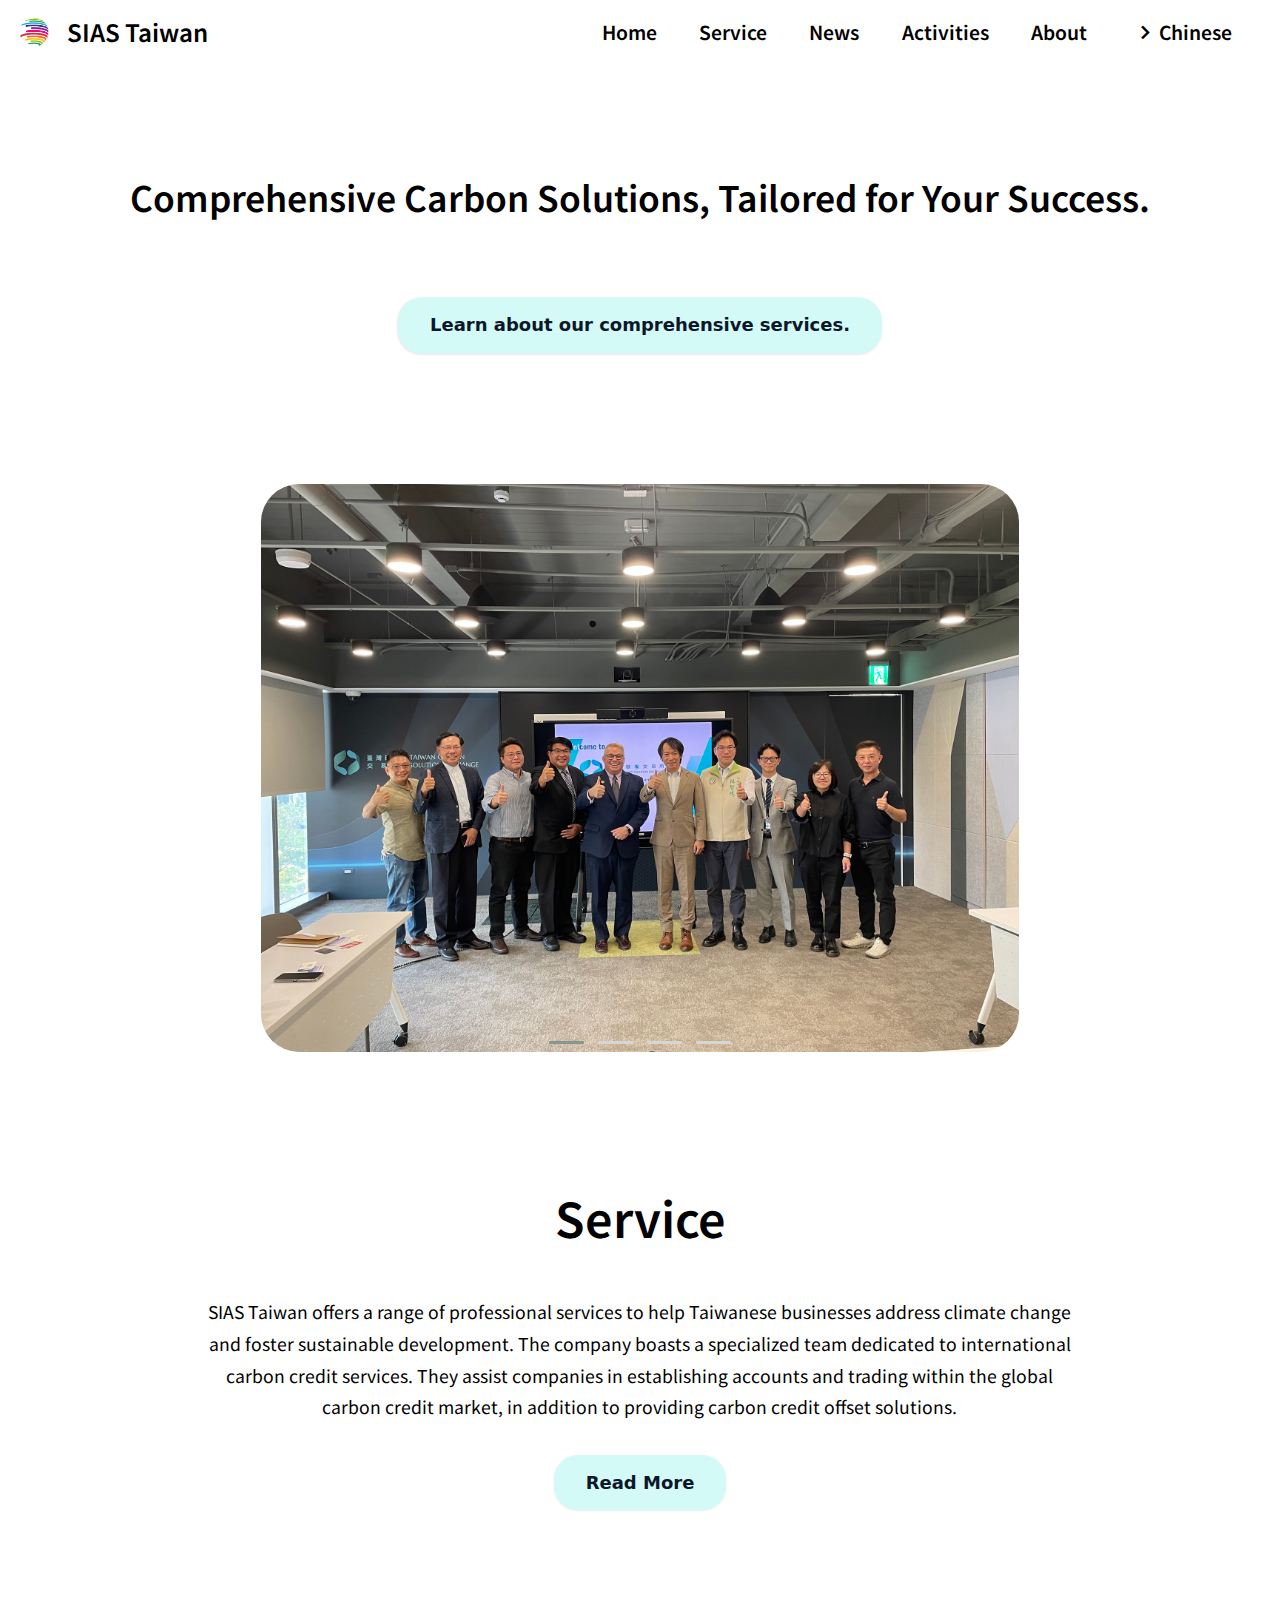
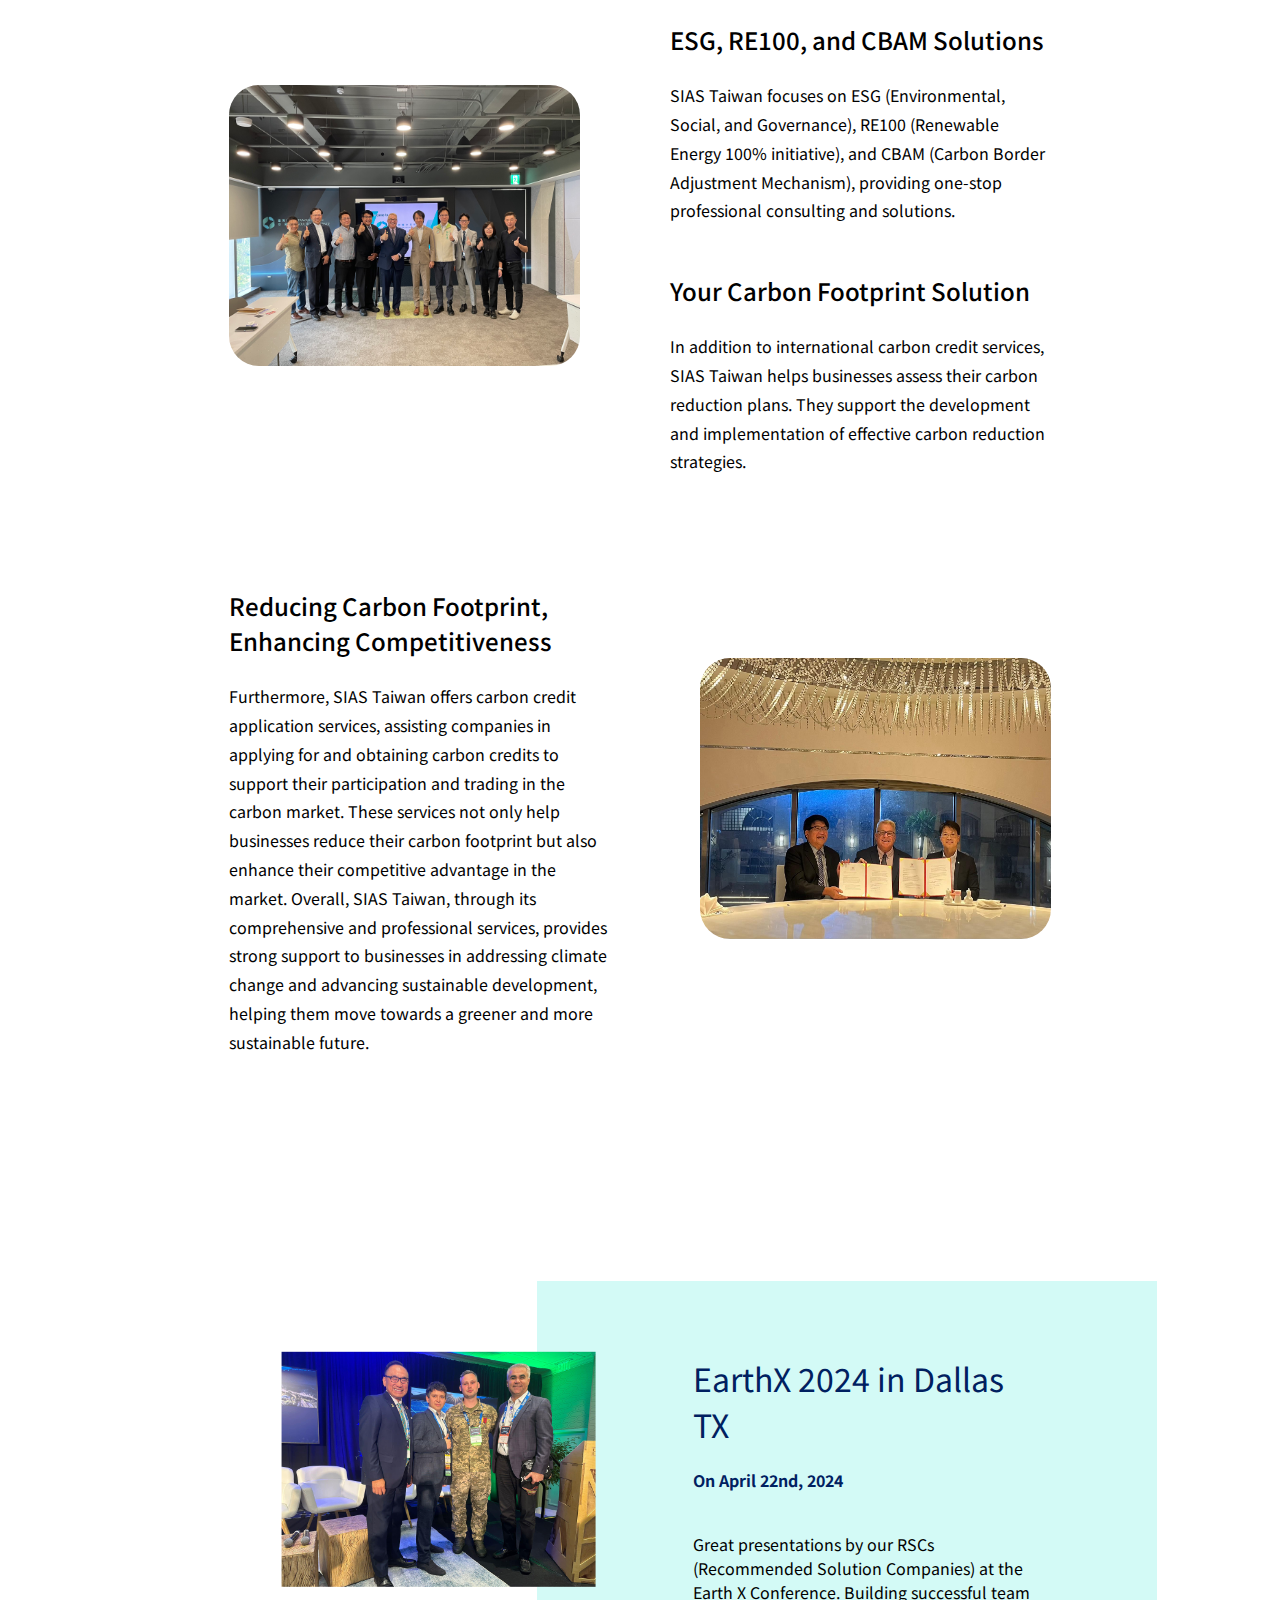
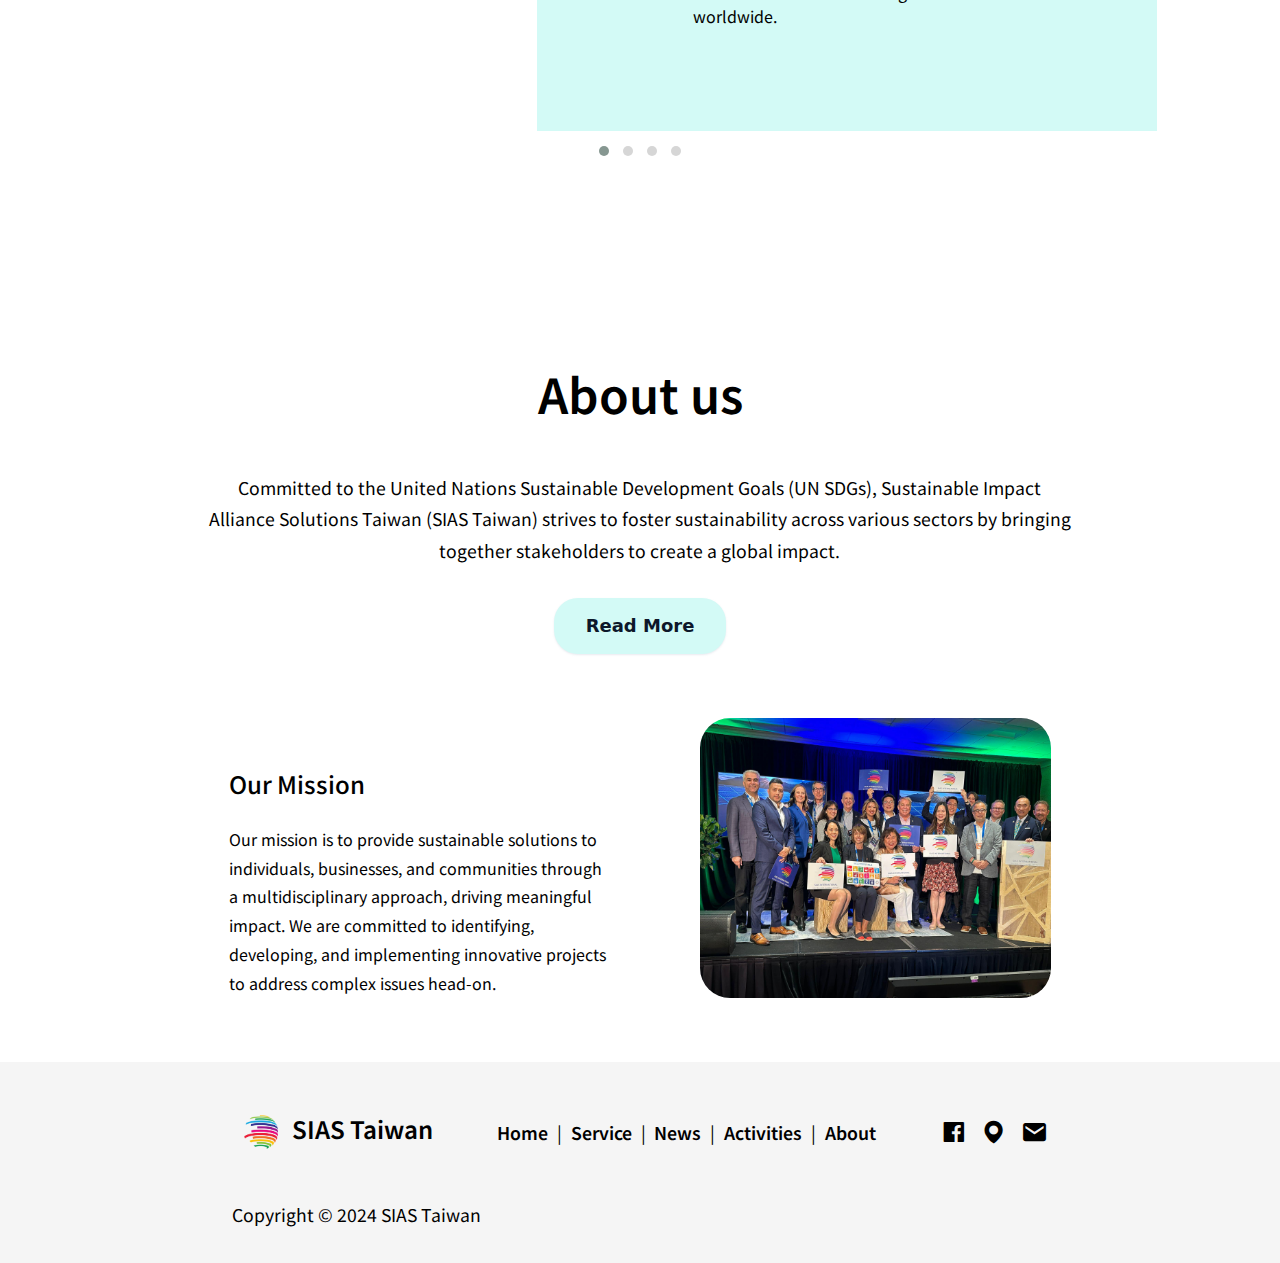
<file: index.html>
<!DOCTYPE html>
<html lang="en">

<head>
    <meta charset="UTF-8">
    <meta name="viewport" content="width=device-width, initial-scale=1.0">
    <title>SIAS Taiwan</title>
    <meta name="description" content="Committed to the United Nations Sustainable Development Goals (UN SDGs), Sustainable Impact Alliance Solutions Taiwan (SIAS Taiwan) strives to foster sustainability across various sectors by bringing together stakeholders to create a global impact.">
	<meta name="keywords" content="ESG,RE100,CBAM Solutions">
    <meta name="author" content="SIAS Taiwan">
    <meta property="og:title" content="SIAS Taiwan">
    <meta property="og:description" content="Committed to the United Nations Sustainable Development Goals (UN SDGs), Sustainable Impact Alliance Solutions Taiwan (SIAS Taiwan) strives to foster sustainability across various sectors by bringing together stakeholders to create a global impact.">
    <meta property="og:image" content="img/logo.svg">
    
    <link rel="shortcut icon" href="img/logo.svg" type="image/x-icon">
    <link rel="stylesheet" href="css/index.css">
    <link rel="stylesheet" href="css/slider-owl.css">
    <link rel="stylesheet" href="css/background.css">
    <!-- <link rel="stylesheet" href="css/scss/commons.css"> -->


    <link rel="stylesheet" href="dist/assets/owl.carousel.min.css">
    <link rel="stylesheet" href="dist/assets/owl.theme.default.min.css">

    <!-- animate.css -->
    <!-- <link rel="stylesheet" href="https://cdnjs.cloudflare.com/ajax/libs/animate.css/4.1.1/animate.min.css">-->

    <!-- box icon -->
    <link href='https://unpkg.com/boxicons@2.1.4/css/boxicons.min.css' rel='stylesheet'>



</head>

<body>

    <input type="checkbox" id="menu-switch">
    <header class="main-header">
        <div class="logo">
            <a href="index.html">
                <img src="img/logo.svg">
                <h1>SIAS Taiwan</h1>
            </a>
        </div>

        <label for="menu-switch" class="hb icon">
            <i class='bx bx-menu open'></i>
            <i class='bx bx-x close'></i>
        </label>

        <nav class="main-nav">
            <a class="click" href="index.html">Home</a>

            <a class="click" href="Service.html">Service</a>
            <a class="click" href="News.html">News</a>
            <a class="click" href="Activities.html">Activities</a>
            <a class="click" href="About.html">About</a>
            <a class="click" href="indexZh-tw.html"><i class='bx bx-chevron-right'></i>Chinese</a>
        </nav>
    </header>

    <div class="container">
        <div class="banner-txt">
            <div class="txt">
                <p>&emsp;</p>
                <h1 class="animate__animated animate__fadeIn  ">Comprehensive Carbon Solutions, Tailored for Your
                    Success.</h1>
                <p class="animate__animated animate__fadeIn  ">&emsp;</p>
                <a class="button-81" href="#news">Learn about our comprehensive services.</a>
                <p>&emsp;</p>
            </div>
        </div>
        <div class="banner animate__animated animate__fadeIn animate__delay-2s">

            <div class="pic">
                <div class="owl-carousel owl-theme banner-carousel">
                    <div class="slider-pic">
                        <picture>
                            <img src="img/1.jpg">
                        </picture>
                        <p></p>
                    </div>
                    <div class="slider-pic">
                        <picture>
                            <img src="img/4.jpg">
                        </picture>
                        <p></p>
                    </div>
                    <div class="slider-pic">
                        <picture>
                            <img src="img/6.jpg">
                        </picture>
                        <p></p>
                    </div>
                    <div class="slider-pic">
                        <picture>
                            <img src="img/7.jpg">
                        </picture>
                        <p></p>
                    </div>

                </div>

            </div>
        </div>
        <!-- animate__animated animate__fadeIn animate__delay-5s -->
        <section id="news" class="news-card ">
            <div class="title">
                <h1></h1>
                <p> </p>
            </div>

        </section>



        <section>
            <div class="layout1">
                <div class="title">
                    <h1>Service</h1>
                </div>
                <div class="txt">
                    <p>
                        SIAS Taiwan offers a range of professional services to help Taiwanese businesses address climate
                        change and foster sustainable development. The company boasts a specialized team dedicated to
                        international carbon credit services. They assist companies in establishing accounts and trading
                        within the global carbon credit market, in addition to providing carbon credit offset solutions.
                    </p></br>
                    <a class="button-81" href="Service.html">Read More</a>

                </div>
                <div class="two-col first">
                    <div class="grow"></div>
                    <div class="item">
                        <div class="grow"></div>
                        <div class="item-pic">
                            <img src="img/1.jpg">
                        </div>
                        <div class="grow"></div>
                        <div class="item-txt">
                            <div>
                                <h2>ESG, RE100, and CBAM Solutions</h2>
                                <p>SIAS Taiwan focuses on ESG (Environmental, Social, and Governance), RE100 (Renewable
                                    Energy 100% initiative), and CBAM (Carbon Border Adjustment Mechanism), providing
                                    one-stop professional consulting and solutions.
                                </p>
                            </div>
                            <div>
                                <h2>Your Carbon Footprint Solution</h2>
                                <p>In addition to international carbon credit services, SIAS Taiwan helps businesses
                                    assess their carbon reduction plans. They support the development and implementation
                                    of effective carbon reduction strategies.
                                </p>
                            </div>
                            <div class="grow"></div>
                        </div>
                        <div class="grow"></div>
                    </div>

                    <div class="item " id="row-reverse">
                        <div class="grow"></div>
                        <div class="item-pic">
                            <img src="img/2.jpg">
                        </div>
                        <div class="grow"></div>
                        <div class="item-txt">
                            <div>
                                <h2>Reducing Carbon Footprint, Enhancing Competitiveness</h2>
                                <p>Furthermore, SIAS Taiwan offers carbon credit application services, assisting
                                    companies in applying for and obtaining carbon credits to support their
                                    participation and trading in the carbon market. These services not only help
                                    businesses reduce their carbon footprint but also enhance their competitive
                                    advantage in the market. Overall, SIAS Taiwan, through its comprehensive and
                                    professional services, provides strong support to businesses in addressing climate
                                    change and advancing sustainable development, helping them move towards a greener
                                    and more sustainable future.
                                </p>
                            </div>

                            <div class="grow"></div>
                        </div>
                        <div class="grow"></div>
                    </div>


                </div>
            </div>
        </section>


        <section class="Activities">
            <div class="layout1">
                <div class="owl-carousel owl-theme Activities-carousel ">
                    <div class="slider-pic">
                        <div class="xiang-container">
                            <div class="xiang-item"></div>
                            <div class="xiang-item"></div>
                            <div class="xiang-content">
                                <div class="xiang-mv">
                                    <img src="img/Activities/EarthX/438789604_122114241962272255_8063722202224568139_n.jpg" alt="">
                                </div>
                                <div class="xiang-txt">
                                    <h3>EarthX 2024 in Dallas TX</h3>
                                    <h4> On April 22nd, 2024</h4>
                                    <p>Great presentations by our RSCs (Recommended Solution Companies) at the Earth X Conference. Building successful team worldwide.
                                    </p>
                
                                </div>
                            </div>
                        </div>
                    </div>
                    <div class="slider-pic">
                        <div class="xiang-container">
                            <div class="xiang-item"></div>
                            <div class="xiang-item"></div>
                            <div class="xiang-content">
                                <div class="xiang-mv">
                                    <img src="img/Activities/United Nations ECOSCO Summit/434366977_122093802308272255_4038082199834408810_n.jpg" alt="">
                                </div>
                                <div class="xiang-txt">
                                    <h3>United Nations ECOSCO Summit 2024</h3>
                                    <h4>On January 30th,2024</h4>
                                    <p>Having a great week in New York at the United Nations summit and meeting with Strategic Partners. #17 Partnerships For The Goals"!
                                    </p>
                                </div>
                            </div>
                        </div>
                    </div>
                    <div class="slider-pic">
                        <div class="xiang-container">
                            <div class="xiang-item"></div>
                            <div class="xiang-item"></div>
                            <div class="xiang-content">
                                <div class="xiang-mv">
                                    <img src="img/Activities/TCX in Kaohsiung/434321947_122093798132272255_6152016520967016071_n.jpg" alt="">
                                </div>
                                <div class="xiang-txt">
                                    <h3>TCX in Kaohsiung, Taiwan</h3>
                                    <h4>on December 12th 2023</h4>
                                    <p>Visit Taiwan TCX, share the latest SDGs information and topics, and provide advice and guidance.
                                    </p>
                                </div>
                            </div>
                        </div>
                    </div>
                    <div class="slider-pic">
                        <div class="xiang-container">
                            <div class="xiang-item"></div>
                            <div class="xiang-item"></div>
                            <div class="xiang-content">
                                <div class="xiang-mv">
                                    <img src="img/2.jpg" alt="">
                                </div>
                                <div class="xiang-txt">
                                    <h3>Signing Ceremony</h3>
                                    <h4>on December 11th, 2023</h4>
                                    <p>Humbled that Co-Founder Steve Bender was guest of honor at a State Dinner. Attending the signing ceremony he met with local municipalities and partners collaborating on Sustainability and the SDGs.
                                    </p>
                                </div>
                            </div>
                        </div>
                    </div>
                </div>
            </div>
        </section>

        <section>
            <div class="layout1">
                <div class="title">
                    <h1>About us</h1>
                </div>
                <div class="txt">
                    <p>
                        Committed to the United Nations Sustainable Development Goals (UN SDGs), Sustainable Impact
                        Alliance Solutions Taiwan (SIAS Taiwan) strives to foster sustainability across various sectors
                        by bringing together stakeholders to create a global impact.
                    </p></br>
                    <a class="button-81" href="About.html">Read More</a>
                </div>
                <div class="two-col">
                    <div class="grow"></div>
                    <div class="item">
                        <div class="grow"></div>
                        <div class="item-pic">
                            <img src="img/4.jpg">
                        </div>
                        <div class="grow"></div>
                        <div class="item-txt">
                            <div>
                                <h2>Our Mission</h2>
                                <p>
                                    Our mission is to provide sustainable solutions to individuals, businesses, and
                                    communities through a multidisciplinary approach, driving meaningful impact. We are
                                    committed to identifying, developing, and implementing innovative projects to
                                    address complex issues head-on.</p>
                            </div>
                            <div class="grow"></div>
                        </div>
                        <div class="grow"></div>
                    </div>

                </div>
            </div>
        </section>


    </div>


    <footer>
        <div>
            <div class="footer-item">
                <div class="item"><img src="img/logo.svg" style="width: 60px;height: 60px; vertical-align: middle;"><a href="index.html">SIAS Taiwan</a></div>
                <div class="footers">
                    <div class="item"><a href="index.html">Home</a></div>
                    <div class="item"><a href="Service.html">Service</a></div>
                    <div class="item"><a href="News.html">News</a></div>
                    <div class="item"><a href="Activities.html">Activities</a></div>
                    <div class="item"><a href="About.html">About</a></div>
                </div>
                <div class="footer-icon">
                    <div class="item"><a target="_blank" href="https://www.facebook.com/profile.php?id=61558167651715">
                            <i class='bx bxl-facebook-square'></i>
                        </a></div>
                    <div class="item">
                        <a target="_blank"
                            href="https://www.google.com.tw/maps/place/801%E9%AB%98%E9%9B%84%E5%B8%82%E5%89%8D%E9%87%91%E5%8D%80%E4%B8%AD%E6%AD%A3%E5%9B%9B%E8%B7%AF211%E8%99%9F13+%E4%B9%8B+4/@22.6283955,120.290673,17z/data=!3m1!4b1!4m5!3m4!1s0x346e052f36cc5169:0xf6e8e1864b2eaa1f!8m2!3d22.6283906!4d120.2932479?hl=zh-TW&entry=ttu">
                            <i class='bx bxs-map'></i>
                        </a>
                    </div>
                    <div class="item">
                        <address>
                            <a href="mailto:starasia@skyvillagecoffee.com">
                                <i class='bx bxs-envelope'></i>
                            </a>
                        </address>

                    </div>
                </div>
            </div>

            <div class="footers">
                <div class="item"><a href="index.html">Home</a></div>
                <div class="item"><a href="Service.html">Service</a></div>
                <div class="item"><a href="News.html">News</a></div>
                <div class="item"><a href="Activities.html">Activities</a></div>

                <div class="item"><a href="About.html">About</a></div>

            </div>
            <div class="copyright">Copyright © 2024 SIAS Taiwan</div>


        </div>
    </footer>


    <div class="area">
        <ul class="circles">
            <li></li>
            <li></li>
            <li></li>
            <li></li>
            <li></li>
            <li></li>
            <li></li>
            <li></li>
            <li></li>
            <li></li>
            <li></li>
        </ul>
    </div>












    <script src="jquery_3.7.1_jquery.min.js" crossorigin="anonymous" referrerpolicy="no-referrer"></script>
    <script src="dist/owl.carousel.min.js"></script>
    <script>$(document).ready(function () {
            $(".banner-carousel").owlCarousel({
                loop: true,
                margin: 10,
                responsiveClass: true,
                center: true, // 欄位需偶數
                startPosition: 'URLHash',
                nav: true,
                autoplay: true,
                autoplayTimeout: 7000,
                autoHeight: true,
                animateOut: 'fadeOut',

                responsive: {
                    0: {
                        items: 1,
                        // nav:true //左右箭頭
                    }

                }
            });
        });</script>
    <script>$(document).ready(function () {
            $(".Activities-carousel").owlCarousel({
                loop: true,
                margin: 10,
                responsiveClass: true,
                center: true, // 欄位需偶數
                startPosition: 'URLHash',
                nav: true,
                autoplay: false,
                autoHeight: true,
                animateOut: 'fadeOut',

                responsive: {
                    0: {
                        items: 1,
                        // nav:true //左右箭頭
                    }
                }
            });
        });</script>
    <script src="js/main.js"></script>
</body>

</html>
</file>
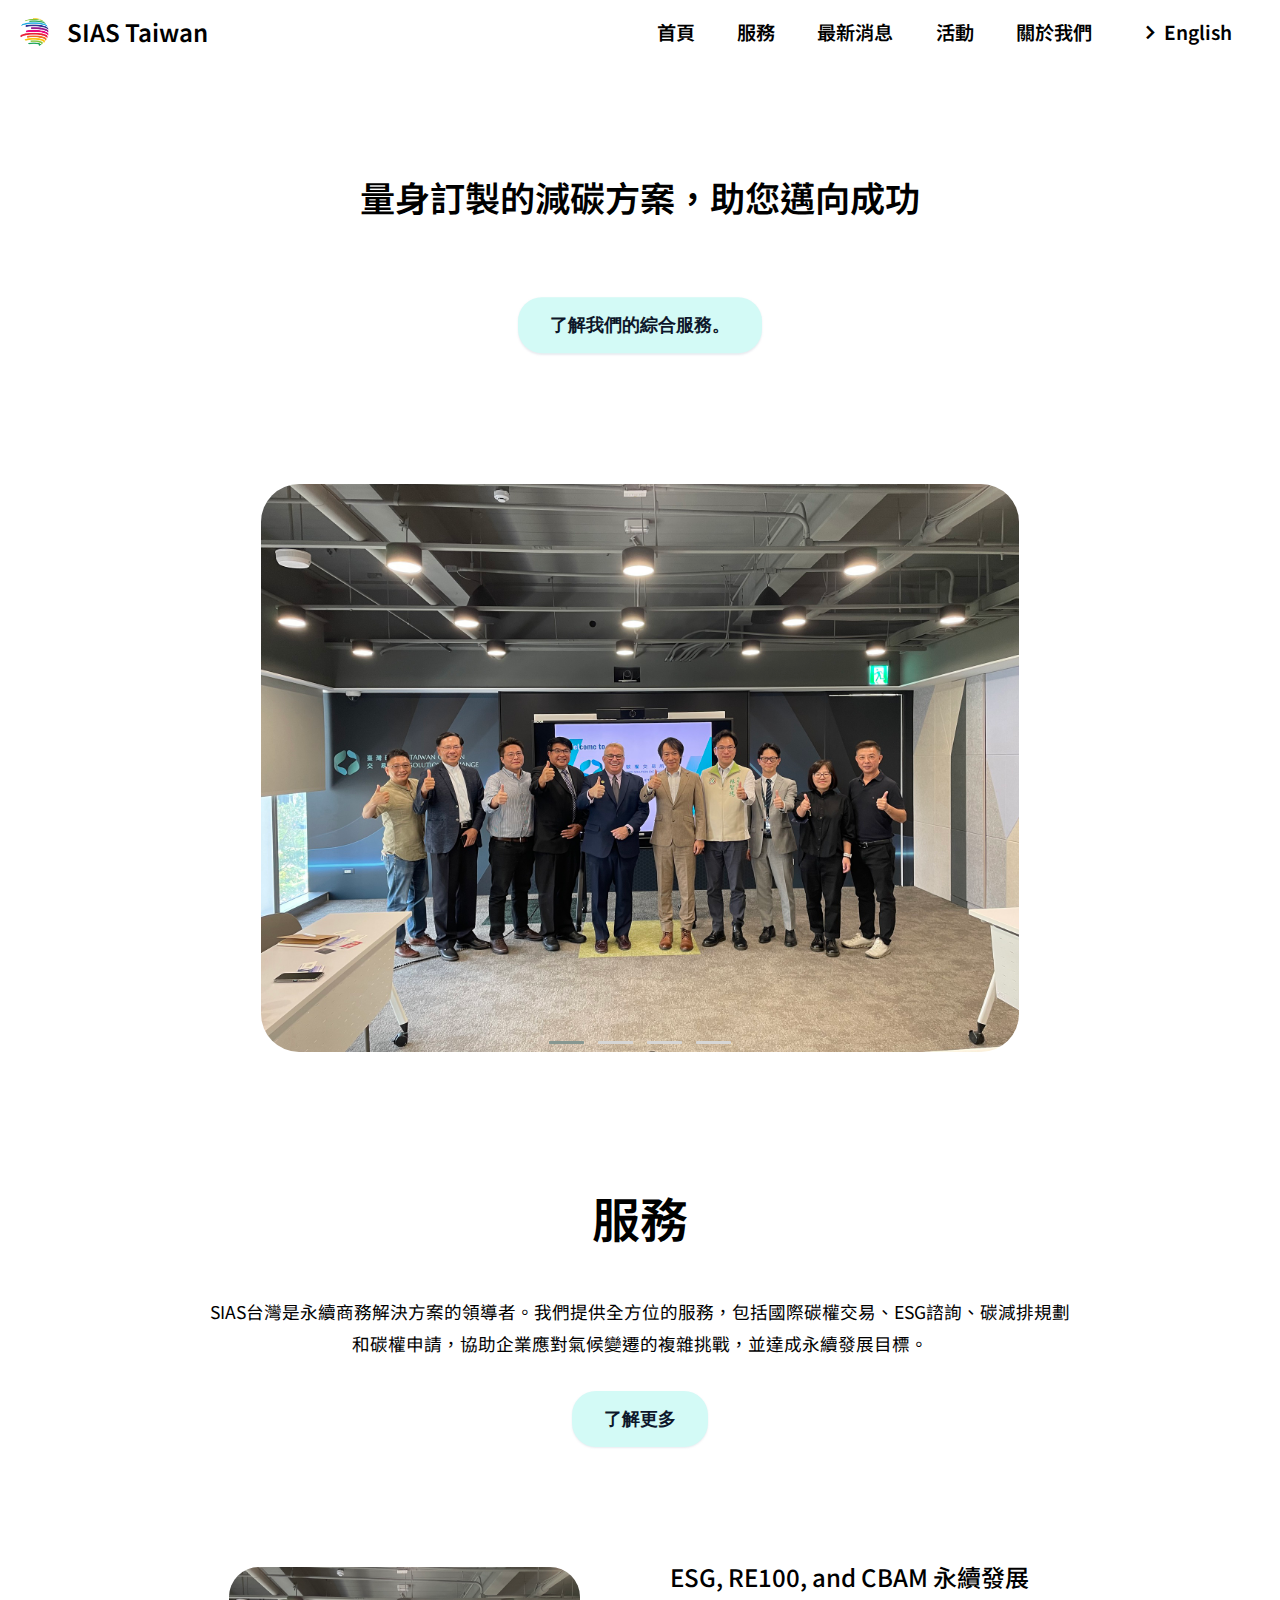
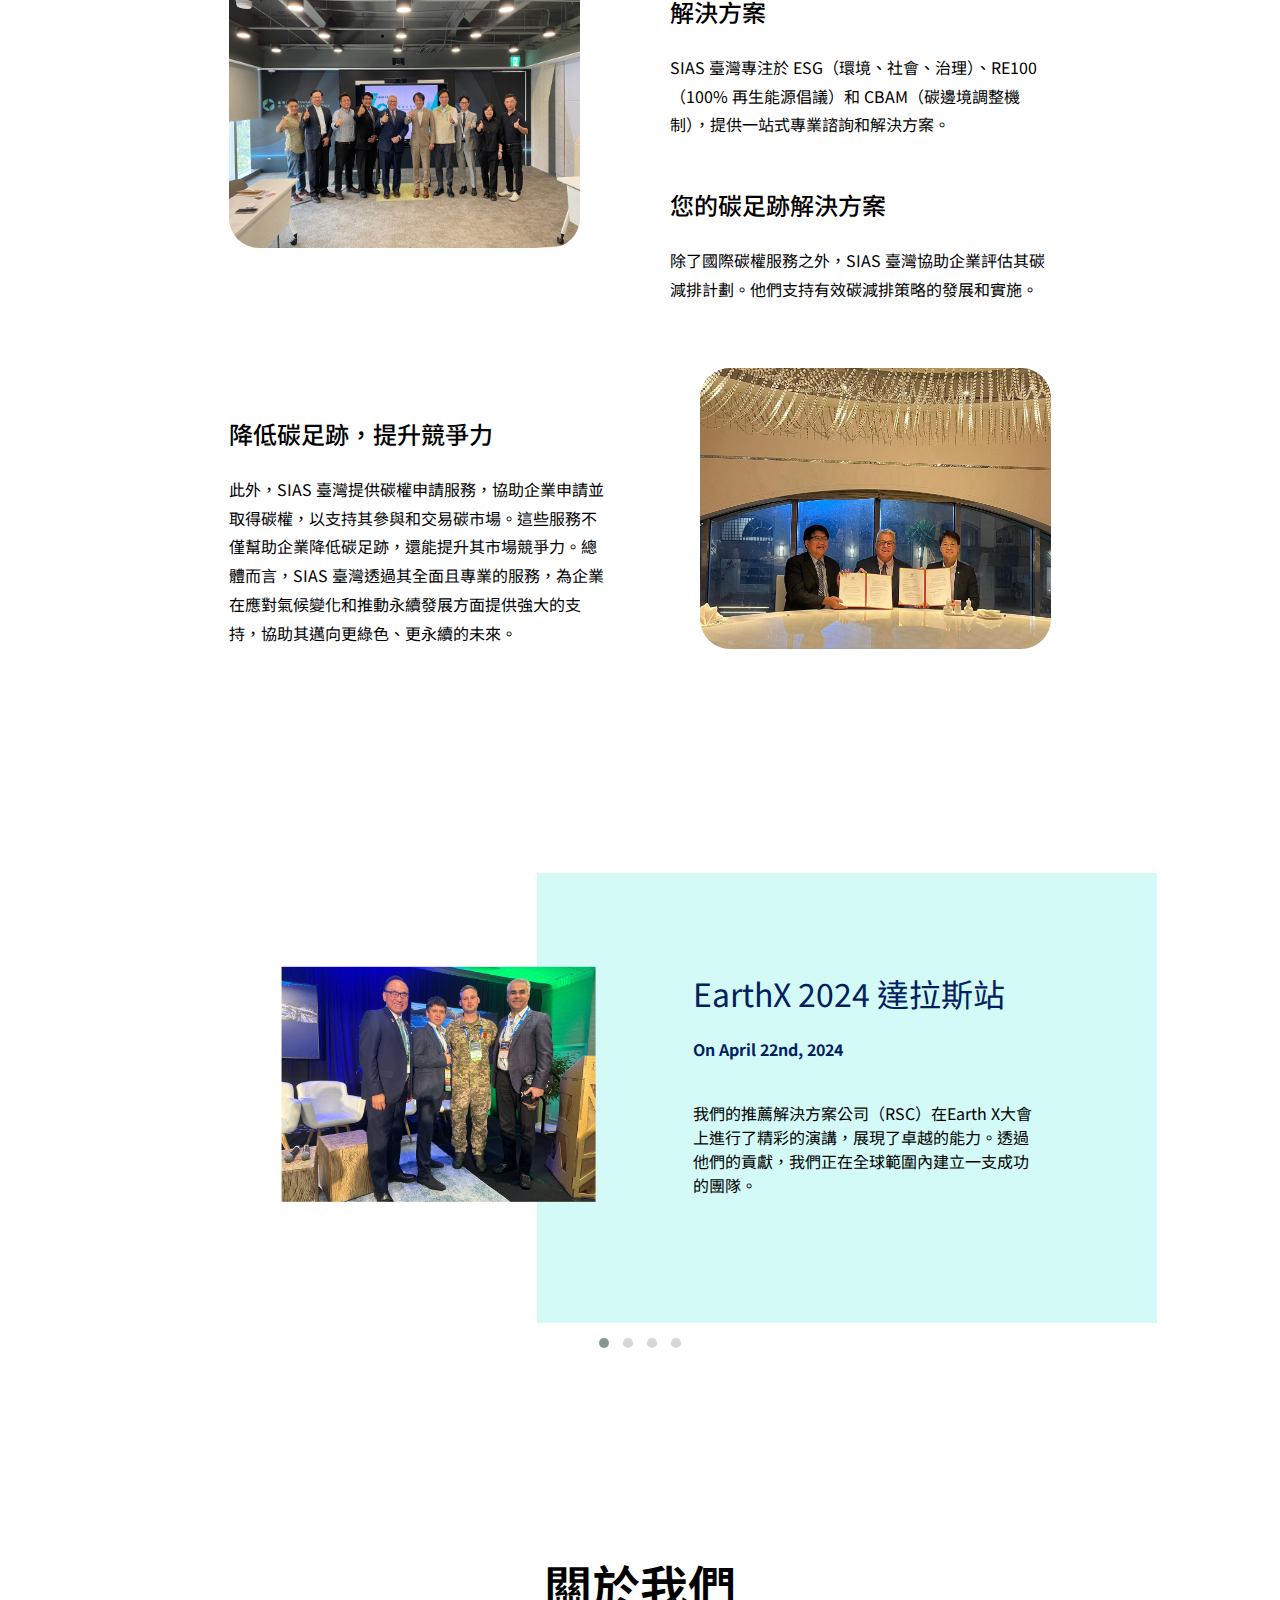
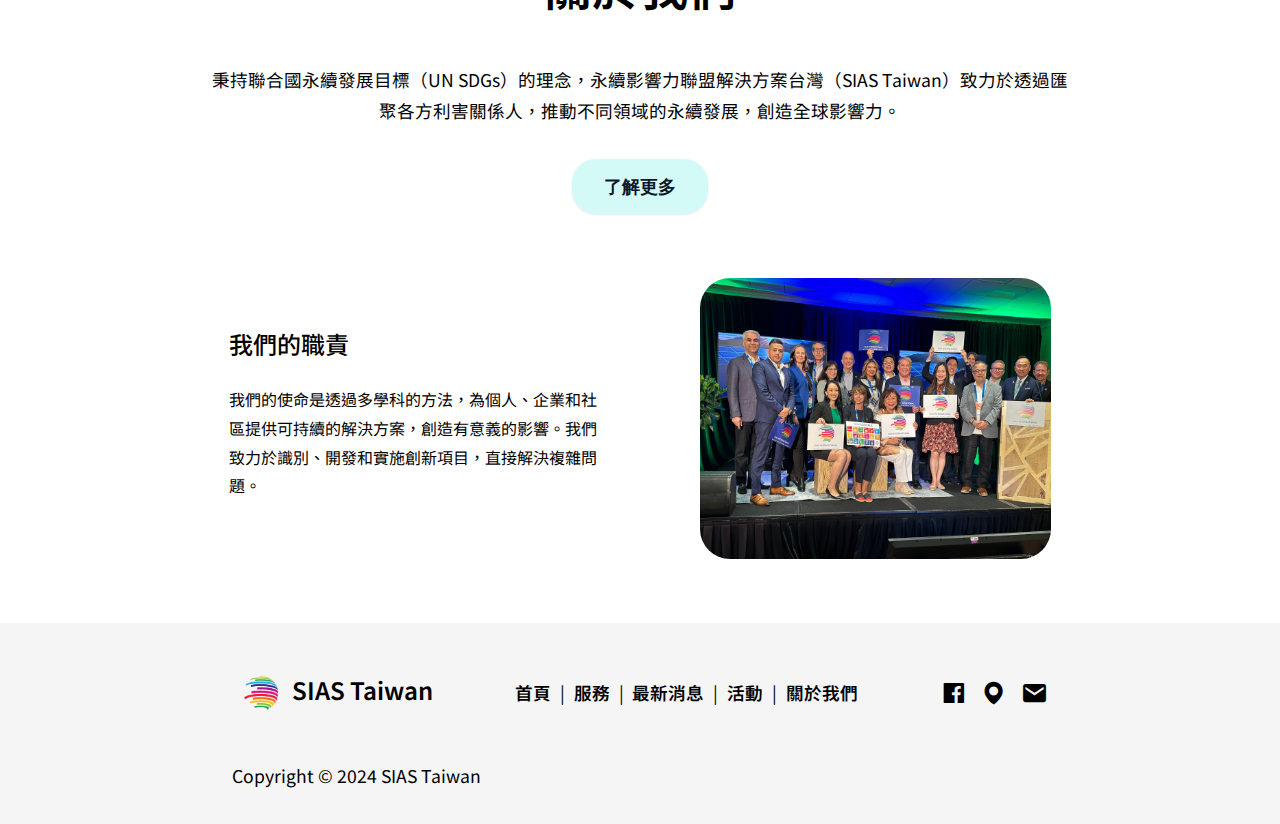
<file: indexZh-tw.html>
<!DOCTYPE html>
<html lang="en">

<head>
    <meta charset="UTF-8">
    <meta name="viewport" content="width=device-width, initial-scale=1.0">
    <title>SIAS Taiwan</title>
    <meta name="description" content="台灣永續影響聯盟解決方案 (SIAS 台灣) 致力於聯合國永續發展目標 (UN SDG)，透過將利害關係人聚集在一起創造全球影響力，努力促進各部門的永續發展。">
    <meta name="keywords" content="SIAS Taiwan,永續影響聯盟解決方案,永續發展,聯合國永續發展目標,UN SDG">
    <meta name="author" content="SIAS Taiwan">
    <meta property="og:title" content="SIAS Taiwan">
    <meta property="og:description" content="台灣永續影響聯盟解決方案(SIAS 台灣)致力於聯合國永續發展目標 (UN SDG)，透過將利害關係人聚集在一起創造全球影響力，努力促進各部門的永續發展。">
    <meta property="og:image" content="img/logo.svg">
    
    <link rel="shortcut icon" href="img/logo.svg" type="image/x-icon">
    <link rel="stylesheet" href="css/index.css">
    <link rel="stylesheet" href="css/slider-owl.css">
    <link rel="stylesheet" href="css/background.css">
    <!-- <link rel="stylesheet" href="css/scss/commons.css"> -->


    <link rel="stylesheet" href="dist/assets/owl.carousel.min.css">
    <link rel="stylesheet" href="dist/assets/owl.theme.default.min.css">

    <!-- animate.css -->
    <!-- <link rel="stylesheet" href="https://cdnjs.cloudflare.com/ajax/libs/animate.css/4.1.1/animate.min.css">-->

    <!-- box icon -->
    <link href='https://unpkg.com/boxicons@2.1.4/css/boxicons.min.css' rel='stylesheet'>



</head>

<body>

    <input type="checkbox" id="menu-switch">
    <header class="main-header">
        <div class="logo">
            <a href="indexZh-tw.html">
                <img src="img/logo.svg">
                <h1>SIAS Taiwan</h1>
            </a>
        </div>

        <label for="menu-switch" class="hb icon">
            <i class='bx bx-menu open'></i>
            <i class='bx bx-x close'></i>
        </label>

        <nav class="main-nav">
            <a class="click" href="indexZh-tw.html">首頁</a>

            <a class="click" href="ServiceZh-tw.html">服務</a>
            <a class="click" href="NewsZh-tw.html">最新消息</a>
            <a class="click" href="ActivitiesZh-tw.html">活動</a>
            <a class="click" href="AboutZh-tw.html">關於我們</a>
            <a class="click" href="index.html"><i class='bx bx-chevron-right'></i>English</a>
        </nav>
    </header>

    <div class="container">
        <div class="banner-txt">
            <div class="txt">
                <p>&emsp;</p>
                <h1 class="animate__animated animate__fadeIn  ">量身訂製的減碳方案，助您邁向成功</h1>
                <p class="animate__animated animate__fadeIn  ">&emsp;</p>
                <a class="button-81" href="#news">了解我們的綜合服務。</a>
                <p>&emsp;</p>
            </div>
        </div>
        <div class="banner animate__animated animate__fadeIn animate__delay-2s">

            <div class="pic">
                <div class="owl-carousel owl-theme banner-carousel">
                    <div class="slider-pic">
                        <picture>
                            <img src="img/1.jpg">
                        </picture>
                        <p></p>
                    </div>
                    <div class="slider-pic">
                        <picture>
                            <img src="img/4.jpg">
                        </picture>
                        <p></p>
                    </div>
                    <div class="slider-pic">
                        <picture>
                            <img src="img/6.jpg">
                        </picture>
                        <p></p>
                    </div>
                    <div class="slider-pic">
                        <picture>
                            <img src="img/7.jpg">
                        </picture>
                        <p></p>
                    </div>

                </div>

            </div>
        </div>
        <!-- animate__animated animate__fadeIn animate__delay-5s -->
        <section id="news" class="news-card ">
            <div class="title">
                <h1></h1>
                <p> </p>
            </div>

        </section>



        <section>
            <div class="layout1">
                <div class="title">
                    <h1>服務</h1>
                </div>
                <div class="txt">
                    <p>
                        SIAS台灣是永續商務解決方案的領導者。我們提供全方位的服務，包括國際碳權交易、ESG諮詢、碳減排規劃和碳權申請，協助企業應對氣候變遷的複雜挑戰，並達成永續發展目標。
                    </p></br>
                    <a class="button-81" href="ServiceZh-tw.html">了解更多</a>

                </div>
                <div class="two-col first">
                    <div class="grow"></div>
                    <div class="item">
                        <div class="grow"></div>
                        <div class="item-pic">
                            <img src="img/1.jpg">
                        </div>
                        <div class="grow"></div>
                        <div class="item-txt">
                            <div>
                                <h2>ESG, RE100, and CBAM 永續發展解決方案</h2>
                                <p>
                                    SIAS 臺灣專注於 ESG（環境、社會、治理）、RE100（100% 再生能源倡議）和 CBAM（碳邊境調整機制），提供一站式專業諮詢和解決方案。
                                </p>
                            </div>
                            <div>
                                <h2>您的碳足跡解決方案</h2>
                                <p>除了國際碳權服務之外，SIAS 臺灣協助企業評估其碳減排計劃。他們支持有效碳減排策略的發展和實施。
                                </p>
                            </div>
                            <div class="grow"></div>
                        </div>
                        <div class="grow"></div>
                    </div>

                    <div class="item " id="row-reverse">
                        <div class="grow"></div>
                        <div class="item-pic">
                            <img src="img/2.jpg">
                        </div>
                        <div class="grow"></div>
                        <div class="item-txt">
                            <div>
                                <h2>降低碳足跡，提升競爭力</h2>
                                <p>此外，SIAS 臺灣提供碳權申請服務，協助企業申請並取得碳權，以支持其參與和交易碳市場。這些服務不僅幫助企業降低碳足跡，還能提升其市場競爭力。總體而言，SIAS 臺灣透過其全面且專業的服務，為企業在應對氣候變化和推動永續發展方面提供強大的支持，協助其邁向更綠色、更永續的未來。
                                </p>
                            </div>

                            <div class="grow"></div>
                        </div>
                        <div class="grow"></div>
                    </div>


                </div>
            </div>
        </section>


        <section class="Activities">
            <div class="layout1">
                <div class="owl-carousel owl-theme Activities-carousel ">
                    <div class="slider-pic">
                        <div class="xiang-container">
                            <div class="xiang-item"></div>
                            <div class="xiang-item"></div>
                            <div class="xiang-content">
                                <div class="xiang-mv">
                                    <img src="img/Activities/EarthX/438789604_122114241962272255_8063722202224568139_n.jpg" alt="">
                                </div>
                                <div class="xiang-txt">
                                    <h3>EarthX 2024 達拉斯站</h3>
                                    <h4> On April 22nd, 2024</h4>
                                    <p>我們的推薦解決方案公司（RSC）在Earth X大會上進行了精彩的演講，展現了卓越的能力。透過他們的貢獻，我們正在全球範圍內建立一支成功的團隊。
                                    </p>
                
                                </div>
                            </div>
                        </div>
                    </div>
                    <div class="slider-pic">
                        <div class="xiang-container">
                            <div class="xiang-item"></div>
                            <div class="xiang-item"></div>
                            <div class="xiang-content">
                                <div class="xiang-mv">
                                    <img src="img/Activities/United Nations ECOSCO Summit/434366977_122093802308272255_4038082199834408810_n.jpg" alt="">
                                </div>
                                <div class="xiang-txt">
                                    <h3>聯合國 ECOSCO 峰會 2024</h3>
                                    <h4>On January 30th,2024</h4>
                                    <p>約聯合國高峰會期間，與戰略夥伴攜手共進，取得重大進展。 #合作共贏，實現17個永續發展目標！
                                    </p>
                                </div>
                            </div>
                        </div>
                    </div>
                    <div class="slider-pic">
                        <div class="xiang-container">
                            <div class="xiang-item"></div>
                            <div class="xiang-item"></div>
                            <div class="xiang-content">
                                <div class="xiang-mv">
                                    <img src="img/Activities/TCX in Kaohsiung/434321947_122093798132272255_6152016520967016071_n.jpg" alt="">
                                </div>
                                <div class="xiang-txt">
                                    <h3>台灣碳權交易所TCX 高雄站</h3>
                                    <h4>on December 12th 2023</h4>
                                    <p>關於參訪台灣碳權交易所（TCX）並分享SDGs資訊的建議
                                    </p>
                                </div>
                            </div>
                        </div>
                    </div>
                    <div class="slider-pic">
                        <div class="xiang-container">
                            <div class="xiang-item"></div>
                            <div class="xiang-item"></div>
                            <div class="xiang-content">
                                <div class="xiang-mv">
                                    <img src="img/2.jpg" alt="">
                                </div>
                                <div class="xiang-txt">
                                    <h3>合作簽約儀式</h3>
                                    <h4>on December 11th, 2023</h4>
                                    <p>非常榮幸共同創辦人 Steve Bender 受邀擔任國宴貴賓。他出席了簽署儀式，並與當地政府和合作夥伴會面，共同探討永續發展和SDGs合作事宜。
                                    </p>
                                </div>
                            </div>
                        </div>
                    </div>
                </div>
            </div>
        </section>

        <section>
            <div class="layout1">
                <div class="title">
                    <h1>關於我們</h1>
                </div>
                <div class="txt">
                    <p>
                        秉持聯合國永續發展目標（UN SDGs）的理念，永續影響力聯盟解決方案台灣（SIAS Taiwan）致力於透過匯聚各方利害關係人，推動不同領域的永續發展，創造全球影響力。
                    </p></br>
                    <a class="button-81" href="AboutZh-tw.html">了解更多</a>
                </div>
                <div class="two-col">
                    <div class="grow"></div>
                    <div class="item">
                        <div class="grow"></div>
                        <div class="item-pic">
                            <img src="img/4.jpg">
                        </div>
                        <div class="grow"></div>
                        <div class="item-txt">
                            <div>
                                <h2> 我們的職責</h2>
                                <p>
                                    我們的使命是透過多學科的方法，為個人、企業和社區提供可持續的解決方案，創造有意義的影響。我們致力於識別、開發和實施創新項目，直接解決複雜問題。</p>
                            </div>
                            <div class="grow"></div>
                        </div>
                        <div class="grow"></div>
                    </div>

                </div>
            </div>
        </section>


    </div>


   
    <footer>
        <div>
          <div class="footer-item">
            <div class="item"><img src="img/logo.svg" style="width: 60px;height: 60px; vertical-align: middle;"><a href="index.html">SIAS Taiwan</a></div>
            <div class="footers">
              <div class="item"><a href="indexZh-tw.html">首頁</a></div>
              <div class="item"><a href="ServiceZh-tw.html">服務</a></div>
              <div class="item"><a href="NewsZh-tw.html">最新消息</a></div>
              <div class="item"><a href="ActivitiesZh-tw.html">活動</a></div>
    
              <div class="item"><a href="AboutZh-tw.html">關於我們</a></div>
            </div>
            <div class="footer-icon">
              <div class="item"><a target="_blank" href="https://www.facebook.com/profile.php?id=61558167651715">
                  <i class='bx bxl-facebook-square'></i>
                </a></div>
              <div class="item">
                <a target="_blank" href="https://www.google.com.tw/maps/place/801%E9%AB%98%E9%9B%84%E5%B8%82%E5%89%8D%E9%87%91%E5%8D%80%E4%B8%AD%E6%AD%A3%E5%9B%9B%E8%B7%AF211%E8%99%9F13+%E4%B9%8B+4/@22.6283955,120.290673,17z/data=!3m1!4b1!4m5!3m4!1s0x346e052f36cc5169:0xf6e8e1864b2eaa1f!8m2!3d22.6283906!4d120.2932479?hl=zh-TW&entry=ttu">
                  <i class='bx bxs-map'></i>
                </a>
              </div>
              <div class="item">
                <address>
                  <a href="mailto:starasia@skyvillagecoffee.com">
                    <i class='bx bxs-envelope'></i>
                  </a>
                </address>
    
              </div>
            </div>
          </div>
    
          <div class="footers">
            <div class="item"><a href="indexZh-tw.html">首頁</a></div>
            <div class="item"><a href="ServiceZh-tw.html">服務</a></div>
            <div class="item"><a href="NewsZh-tw.html">最新消息</a></div>
            <div class="item"><a href="ActivitiesZh-tw.html">活動</a></div>
    
            <div class="item"><a href="AboutZh-tw.html">關於我們</a></div>
    
          </div>
          <div class="copyright">Copyright © 2024 SIAS Taiwan</div>
    
    
        </div>
      </footer>


    <div class="area">
        <ul class="circles">
            <li></li>
            <li></li>
            <li></li>
            <li></li>
            <li></li>
            <li></li>
            <li></li>
            <li></li>
            <li></li>
            <li></li>
            <li></li>
        </ul>
    </div>












    <script src="jquery_3.7.1_jquery.min.js" crossorigin="anonymous" referrerpolicy="no-referrer"></script>
    <script src="dist/owl.carousel.min.js"></script>
    <script>$(document).ready(function () {
            $(".banner-carousel").owlCarousel({
                loop: true,
                margin: 10,
                responsiveClass: true,
                center: true, // 欄位需偶數
                startPosition: 'URLHash',
                nav: true,
                autoplay: true,
                autoplayTimeout: 7000,
                autoHeight: true,
                animateOut: 'fadeOut',

                responsive: {
                    0: {
                        items: 1,
                        // nav:true //左右箭頭
                    }

                }
            });
        });</script>
    <script>$(document).ready(function () {
            $(".Activities-carousel").owlCarousel({
                loop: true,
                margin: 10,
                responsiveClass: true,
                center: true, // 欄位需偶數
                startPosition: 'URLHash',
                nav: true,
                autoplay: false,
                autoHeight: true,
                animateOut: 'fadeOut',

                responsive: {
                    0: {
                        items: 1,
                        // nav:true //左右箭頭
                    }
                }
            });
        });</script>
    <script src="js/main.js"></script>
</body>

</html>
</file>
<file: css/index.css>
@import url('https://fonts.googleapis.com/css2?family=Noto+Sans+TC:wght@100;200;300;400;500;600;700;800&display=swap');

* {
    margin: 0;
    padding: 0;
    list-style: none;
    font-family: 'Noto Sans TC', sans-serif;
    box-sizing: border-box;
    /* border: 0.1px solid #000; */
}

h1 {
    font-weight: 600;
}

h2 {
    font-weight: 500;
}

h3 {
    font-weight: 400;
}

@media screen and (max-width:592px) {
    p {
        text-align: left !important;
    }
}

a {
    color: #000;
    text-decoration: none;
}

img {
    width: 100%;
    z-index: 1;
}

html {
    scroll-behavior: smooth;
    scroll-padding: 3em 0 0 0;
}

section {
    margin: 6em 0 0 0;
}

/* ---------------------Nav-------------------------- */
#menu-switch {
    display: none;
}

.main-header {
    background-color: #FFF;
    padding: 10px;
    display: flex;
    justify-content: space-between;
    position: sticky;
    top: 0;
    z-index: 999;
}

.logo img {
    vertical-align: middle;
    width: 50px;
    height: 50px;
    margin-right: 2px;
    margin-top: -6px;
}

.logo a {
    font-size: 1.5em;
    font-weight: 700;
    color: #000;
}

.logo h1 {
    display: inline-block;
    font-size: 1em;
    margin-top: 0.15em;
}

.main-nav .click {
    font-weight: 600;
}

.main-nav a::before {
    position: absolute;
    width: 0;
    height: 3px;
    content: '';
    background: #dfb961;
    top: 90%;
}

.main-nav a:hover::before {
    width: 50%;
    transition: .5s ease;
    background: #dfb961;
}
.bx-chevron-right::before{
    font-size: 1.5em;
    vertical-align: sub;
}


@media screen and (max-width:992px) {
    .hb {
        margin-top: 0.2em;
        width: 40px;
        height: 40px;
        /* background-color: #f00; */
        position: relative;

    }

    /* .hb span {
        width: 80%;
        height: 2px;
        background-color: #000;
        position: absolute;
        left: 0;
        right: 0;
        margin: auto;
    } */
    .icon {
        position: relative;
        height: 50px;
        width: 50px;
        /* border: 1px solid rgba(0, 0, 0, 0.3); */
        border-radius: 6px;
        cursor: pointer;
        margin: 0 8px;
        transition: all 0.3s ease;
    }

    .icon i {
        position: absolute;
        font-size: 30px;
        left: 50%;
        top: 50%;
        color: #333;
        transform: translate(-50%, -50%);
        pointer-events: none;
        transition: all 0.3s ease;
    }

    .icon.active {
        /* background: #FF676D; */
    }

    .icon i.close {
        opacity: 0;
    }

    .icon.active i.close {
        opacity: 1;
        transform: translate(-50%, -50%) rotate(180deg);
    }

    .icon.active i.open {
        opacity: 0;
        transform: translate(-50%, -50%) rotate(180deg);
    }

    .main-nav {
        width: 100%;
        height: 100vh;
        position: absolute;
        background-color: #FFFFFF;
        left: 0;
        top: 100%;
        display: block;
        transform: translateX(-100%);
        transition: .5s ease-in;
    }

    .main-nav a {
        display: block;
        padding: 15px 15px 20px 30px;
        text-decoration: none;
        color: #000;
        font-size: 1.5em;
        font-weight: 500;
        margin-top: 1em;
        margin-bottom: 1em;
        position: relative;
    }



    .main-nav a+a {
        margin-top: 0;
        /* border-top: 1px solid #000; */
    }

    #menu-switch:checked+.main-header .main-nav {
        transform: translateX(0%);
        transition: .5s ease-in-out;
    }

}

@media screen and (min-width:768px) {
    .main-nav a {
        font-size: 1.5em;
    }
}

@media screen and (min-width:1024px) {
    .hb {
        display: none;
    }

    .main-nav a {
        display: inline-block;

    }

    .main-nav a {
        margin-top: 0.4em;
        font-size: 1.2em;
        margin-right: 2em;
    }

    .main-nav a::before {
        top: 80%;
    }

    .main-nav a:hover::before {
        width: 3em;

    }
}

/* ---------------------Nav-------------------------- */
/* -----------------------owl----------------------- */
.banner .slider-pic {
    scale: 0.9;
    /* filter: blur(3px); */
    width: 80%;
    margin: auto;
}

.banner .slider-pic img {
    border-radius: 2.375rem;
    aspect-ratio: 4/3;
}

.banner .owl-item.active.center .slider-pic {
    scale: 1;
    /* filter: blur(0px); */
}

.banner .owl-carousel .owl-nav button.owl-prev,
.banner .owl-carousel .owl-nav button.owl-next {
    display: none;
    position: absolute;
    top: 0;
    bottom: 40px;
    width: 40px;
    /* background-color: #fff7; */
    margin: 0;
    border-radius: 0;
}

.banner .owl-carousel .owl-nav button.owl-prev {
    left: 0;
    background-image: linear-gradient(to right, #fffa, #fff0);
}

.banner .owl-carousel .owl-nav button.owl-next {
    right: 0;
    background-image: linear-gradient(to left, #fffa, #fff0);
}

.banner .owl-theme .owl-dots .owl-dot:hover span {
    background-color: blue;

}

.banner .owl-theme .owl-dots .owl-dot .active span {
    background-color: red;
    scale: 1.7;
    transition: .5s;

}

.banner .pic .owl-theme .owl-nav.disabled+.owl-dots {
    width: 30px;
    margin-top: -2em;
}

.banner .pic .owl-theme .owl-dots .owl-dot span {
    width: 2.2em;
    border-radius: 5%;
    margin-top: -2.5em;
    height: 3px;
    z-index: 2;
    position: relative;
}

@media screen and (min-width:1200px) {
    .owl-carousel .owl-item img {
        width: 74% !important;
        margin: auto;
    }
}

/* -----------------------owl-----------------------*/

.banner-txt {
    margin: auto;
    width: 94%;
    display: flex;
    justify-content: center;
    align-items: center;
}

.banner-txt p {
    font-size: 1.1em;
    text-align: center;
    margin-top: .6em;
    margin-bottom: 2.4em;
    font-weight: 300;
}

.banner-txt h1 {
    margin-top: 1em;
    font-size: 2.4em;
    font-weight: 600;
    text-align: center;
}

.banner-txt a {
    /* margin-top: 1.2em;
    margin-bottom: 2em;
    text-align: center; */
    position: relative;
    top: 50%;
    left: 50%;
    transform: translate(-50%, -50%);
    display: block;
    /* background: rgb(139, 61, 255);
    border-radius: 0.375rem;
    padding: 8px 14px;
    color: #FFF; */
}

@media screen and (max-width:768px){
    .banner-txt h1 {
        margin-top: 1em;
        font-size: 2em;
        font-weight: 600;
        text-align: center;
    }
       
}

@media screen and (min-width:768px) {
    .banner-txt a {
        display: inline-block;
    }
}

@media screen and (min-width:992px) {
    .banner-txt h1 {
        margin-top: 1em;
        font-size: 3.6em;
        font-weight: 600;
        text-align: center;
    }
}

@media screen and (min-width:1200px) {
    .banner-txt h1 {
        margin-top: 1em;
        font-size: 2.2em;
    }

    .banner-txt p {
        font-size: 1.6em;
        text-align: center;
        margin-top: .8em;
        margin-bottom: 1.8em;
        font-weight: 300;
    }
}

/* =================banner========================== */
.container {
    max-width: 1800px;
    margin: auto;
}

.news-card {

    margin-top: 3em;
}

.news-card .title {
    text-align: center;
    font-size: 1.5em;
    margin-bottom: .6em;
}

.news-card .title h1 {
    margin-bottom: 1em;
}

.news-card .title p {
    width: 68%;
    margin: auto;
    margin-bottom: 2em;
    font-size: .8em;
}

.grow {
    flex-grow: 1;
}



.layout1 {
    width: 94%;
    margin: auto;
}

.layout1 .title {
    margin-top: 2em;
    font-size: 1.5em;
    text-align: center;
    margin-bottom: 1.5em;
}

.layout1 .txt {
    width: 80%;
    margin: auto;
    text-align: center;
    margin-top: 2.5em;
    line-height: 1.8em;
    font-size: 1.1em;
}

.two-col {
    width: 94%;
    margin: auto;
    margin: 2em auto 3em auto;
}

.two-col .item .item-txt h2 {
    margin-top: 2em;
}

.two-col .item .item-txt p {
    line-height: 1.8em;
    margin-top: 0.5 em;
}

.two-col .item-pic img {
    aspect-ratio: 5/4;
}

.two-col .item {
    margin-top: 3em;
}

.two-col .item p {
    margin-top: 1.5em;
}



.member {
    width: 94%;
    text-align: center;
    font-size: 1.5em;
    margin: 2em auto 2em auto;

}

.member h2 {
    margin-bottom: 1em;
}



footer {
    background: #F5F5F5;
    padding-bottom: 1em;
}

footer a {
    font-weight: 600;
}

footer .footer-item {
    display: flex;
    justify-content: space-between;
    align-items: center;
    padding: 40px 40px 0 40px;
}

.footer-icon {
    display: flex;
    justify-content: space-evenly;
    /* padding: 40px; */
    font-size: 1.4em;
    min-width: 3em;
    gap: .5em;
}

.footer-icon i {
    align-items: center;
}

.footer-icon i.bxl-facebook-square:hover {
    color: #0863f7;
    transition: .3s;
}

.footer-icon i.bxs-map:hover {
    color: red;
    transition: .3s;
}

.footer-icon i.bxs-envelope:hover {
    color: #62c932;
    transition: .3s;
}


.footers {
    display: flex;
    padding: 40px 40px 0 40px;
    font-size: .7em;
}

.footers .item+.item::before {
    content: '|';
    margin: 0 .3em;
}

.copyright {
    padding: 40px;
    font-size: 0.7em;
}

.footer-item .footers {
    display: none;
}


@media screen and (max-width:768px){
    .Continue-readingDiv{
        display: flex;
        justify-content: center !important;
    }
     
}
.Continue-readingDiv{
    display: flex;
    justify-content: end;
    padding-bottom: 2em;
}

@media screen and (min-width: 769px) and (max-width: 1199px) {
    .Continue-readingDiv{
        padding-right: 1em;
    }
}



/* CSS */
.button-81 {
    background-color: rgb(211, 250, 246);
    border: 0 solid #e2e8f0;
    border-radius: 1.5rem;
    box-sizing: border-box;
    color: #0d172a;
    cursor: pointer;
    display: inline-block;
    font-family: "Basier circle", -apple-system, system-ui, "Segoe UI", Roboto, "Helvetica Neue", Arial, "Noto Sans", sans-serif, "Apple Color Emoji", "Segoe UI Emoji", "Segoe UI Symbol", "Noto Color Emoji";
    font-size: 1.1rem;
    font-weight: 600;
    line-height: 1.3em;
    padding: 1rem 1.6rem;
    text-align: center;
    text-decoration: none #0d172a solid;
    text-decoration-thickness: auto;
    transition: all .1s cubic-bezier(.4, 0, .2, 1);
    box-shadow: 0px 1px 2px rgba(166, 175, 195, 0.25);
    user-select: none;
    -webkit-user-select: none;
    touch-action: manipulation;
    
    min-width: fit-content  ;
}

.button-81:hover {
    background-color: rgb(181, 214, 211);
    color: #000;
}

@media (min-width: 768px) {
    .button-81 {
        font-size: 1.125rem;
        padding: 1rem 2rem;
    }
}

.nav-default {
    background-color: #FFF;
    transition: .3s;
}

.nav-scrolled {
    background-color: rgb(245, 245, 245);
    transition: .3s;
    box-shadow: rgba(60, 64, 67, 0.3) 0px 1px 2px 0px, rgba(60, 64, 67, 0.15) 0px 2px 6px 2px;
}






@media screen and (min-width:768px) {
    .news {
        margin-top: 1em;
    }


    .container .news:nth-child(n+2) {
        margin-top: 1.5em;
    }

    .member-card .news:nth-child(n+2) {
        margin-top: 0;
    }

    .layout1 {
        width: 85%;
        margin: 4em auto 4em auto;

    }

    .two-col {
        margin-top: 1.5em;
    }

    .two-col.first .item {
        width: 98%;
        margin: auto;
        display: flex;
        flex-direction: row;
    }

    .two-col .item {
        width: 98%;
        margin: 4em auto auto auto !important;
        display: flex;
        flex-direction: row-reverse;
    }

    #row-reverse {
        flex-direction: row-reverse;
    }

    .two-col .item .item-pic {
        width: 35%;
        display: flex;
        align-items: center;
        padding: 0;
    }

    .two-col .item .item-pic img {
        border-radius: 30px;
    }

    .two-col .item .item-txt {
        width: 38%;
        display: flex;
        flex-direction: column;
        justify-content: space-evenly;
        /* text-align: justify; */

    }

    .two-col .item .item-txt h2 {
        margin-bottom: 0.5em;
    }

    .two-col .item .item-txt h2:nth-child(n+2) {
        margin-top: 1em;
    }


}

@media screen and (min-width:992px) {



    .contact {
        width: 94%;
        max-width: none;
    }

    .container .news:nth-child(n+2) {
        margin-top: 0;
    }



    #two {
        order: 2;
    }

    #three {
        order: 3;
    }

    /* footer */
    footer>div {
        width: 70%;
        max-width: 1250px;
        ;
        margin: auto;
    }

    .footer-item .footers {
        display: flex;
    }

    .footers {
        display: none;
        padding: 0;
    }

    footer .footer-item>.item {
        font-size: 1.1em;
    }

    .footers {
        font-size: .9em;
    }

    .footers .item+.item::before {
        margin: 0 .5em;
    }

    .copyright {
        padding: 40px 0 20px 40px;
        font-size: .9em;
    }

    .footer-icon {
        font-size: 1.6em;
        min-width: 40px;
    }
}

@media screen and (min-width:1200px) {


    footer .footer-item>.item {
        font-size: 1.5em;
    }

    .footers {
        font-size: 1.1em;
    }

    .footers .item+.item::before {
        margin: 0 .5em;
    }

    .copyright {
        padding: 40px 0 20px 40px;
        font-size: 1.1em;
    }

    .footer-icon {
        font-size: 1.7em;
        min-width: 100px;
    }

}

@media screen and (min-width:1700px) {
    .layout1 .txt {
        text-align: center;
        /* font-size: 1em; */
    }

    .member p {
        text-align: center;
    }

    .footer-icon {
        font-size: 1.7em;
        min-width: 140px;
    }
}

/* about */
.layout2 {
    padding: 2em 0 2em 0;
}

.bg{
    background: #dcfaf6;
}
.bg-scrolled{
    background: #FFF;
    transition: .3s;
    scale: 0.9;
}

.bg-default{
    background: #dcfaf6;
    transition: .3s;
    scale: 1;
}


.layout2 h2 {
    font-size: clamp(3em, 3vw, 6em);
    text-align: center;
    padding: 0.3em;
}

.layout2 p {
    text-align: center;
    margin-top: 1em;
    padding: 2em;
}

.about-banner {
    margin-top: 2em;
}

.layout1.about .title {
    font-size: clamp(1em, 3vw, 3em);
    text-align: center;
}

.layout1.about .txt p {
    text-align: center;
}

.contact-icon {
    padding: 2em
}




@media screen and (min-width:1400px) {
    .layout2 {
        display: flex;
        width: 80%;
        margin: auto;
    }

    .about-banner {
        width: 50%;
    }

    .layout2 .txt {
        width: 50%;
        margin: auto;
    }

    .layout2:first-child p {
        text-align: left;
        padding: 2em 4em 4em 6em;
        font-size: 1.3em;
        line-height: 2em;
    }

    .layout2 p {
        text-align: left;
        padding: 0 0 1em .5em;
        font-size: 1.3em;
        line-height: 2em;
    }

    .layout2:nth-child(even) {
        flex-direction: row-reverse;
    }

}


@media screen and (min-width:1400px) {
    #Furthermore p {
        margin-left: 6em;
    }
}

.activities-layout .slider-pic {
    scale: 0.9;
    /* filter: blur(3px); */
    width: 80%;
    margin: auto;
}

.activities-layout .slider-pic img {
    border-radius: 2.375rem;
    aspect-ratio: 4/3;
}

.activities-layout .owl-item.active.center .slider-pic {
    scale: 1;
    /* filter: blur(0px); */
}


@media screen and (min-width:992px) {
    .layout2.activities-layout {
        display: flex;
        width: 80%;
        margin: auto;
    }

    .about-banner.activities-layout {
        width: 50%;
    }

    .layout2.activities-layout .txt {
        width: 50%;
        margin: auto;
    }

    .layout2.activities-layout:first-child p {
        text-align: left;
        padding: 2em 4em 4em 6em;
        font-size: 1.3em;
        line-height: 2em;
    }

    .layout2.activities-layout p {
        text-align: left;
        padding: 0 0 1em .5em;
        font-size: 1.3em;
        line-height: 2em;
    }

    .layout2.activities-layout:nth-child(even) {
        flex-direction: row-reverse;
    }

}








#pagination-container {
    width: 24%;
    margin: auto;
}

#list-wrapper {
    max-width: 80%;
    margin: 3em auto auto auto;
    /* min-height: 80vh; */
}

#list-wrapper .news {
    max-width: none;
    width: 72%;
    margin: auto;
    margin-top: 1em;
}
.list-item img{
    border-radius: .375rem;
    width: 50%;
    margin: auto;
    object-fit: cover;
    display: block;
}

@media screen and (max-width:768px){
    .list-item p {
        padding: 1em
    }
    .list-item img{
        width: 100%;
    }
}

@media screen and (max-width:1400px) {
    .list-item p {
        text-align: left;
    }
    
}
@media screen and (min-width:769px){
    .list-item .item-news{
        display: flex;
        gap: 20px;
    }   
    .list-item .item-news-eng{
        display: flex;
        gap: 30px;
    }   
}


.list-item {
    border-bottom: 3px solid #b1cac7;
    margin-bottom: 1.5em;
}
.list-item p {
    line-height: 1.8em;
}
.list-item h1{
    padding: 0.5em;
    margin-bottom: 1em; 
    line-height: 1.8em;
    
}

.bxs-pin::before {
    font-size: 1.5em;
    vertical-align: sub;
     margin-right: .3em;
     color: #000;
}

@media screen and (max-width:1400px){
    .bxs-pin::before {
        display: none;
    }
}





/* 頁面按鈕 */

.simple-pagination ul {
    list-style: none;
    text-align: center;
    margin-top: 1em;
    margin-bottom: 1em;
}

.simple-pagination li {
    display: inline-block;
    margin-right: 10px;
}

.simple-pagination .current {
    text-decoration: none;
}

.simple-pagination .current.prev,
.simple-pagination .page-link.prev,
.simple-pagination .page-link.next,
.current.next {
    display: none;
}

@media (max-width:600px) {
    .simple-pagination li a {
        font-size: 18px;
        padding: 3px 3px 3px 3px;
    }

    .simple-pagination .current {
        font-size: 20px;
        padding: 3px 3px 3px 3px;
    }
}
</file>
<file: css/background.css>
@media screen and (min-width:992px){
    .area{
        position: fixed;
        top: 0;
        left: 0;
        width: 100%;
        height: 100%;
        overflow: hidden;
        pointer-events: none;
    }
    .circles{
        position: absolute;
        top: 0;
        left: 0;
        width: 100%;
        height: 100%;
        overflow: hidden;
    }
    
    .circles li{
        position: absolute;
        display: block;
        list-style: none;
        width: 40px;
        height: 40px;
        background: rgba(52, 184, 216, 0.2);
        animation: animate 10s linear infinite;
        bottom: -150px;
        z-index: -1;
        
    }
    
    .circles li:nth-child(1){
        left: 25%;
        width: 40px;
        height: 40px;
        animation-delay: 0s;
    }
    
    
    .circles li:nth-child(2){
        left: 10%;
        width: 40px;
        height: 40px;
        animation-delay: 2s;
        animation-duration: 12s;
    }
    
    .circles li:nth-child(3){
        left: 70%;
        width: 40px;
        height: 40px;
        animation-delay: 4s;
    }
    
    .circles li:nth-child(4){
        left: 40%;
        width: 60px;
        height: 60px;
        animation-delay: 0s;
        animation-duration: 18s;
    }
    
    .circles li:nth-child(5){
        left: 65%;
        width: 40px;
        height: 40px;
        animation-delay: 0s;
    }
    
    .circles li:nth-child(6){
        left: 75%;
        width: 110px;
        height: 110px;
        animation-delay: 3s;
    }
    
    .circles li:nth-child(7){
        left: 35%;
        width: 150px;
        height: 150px;
        animation-delay: 7s;
    }
    
    .circles li:nth-child(8){
        left: 50%;
        width: 25px;
        height: 25px;
        animation-delay: 15s;
        animation-duration: 45s;
    }
    
    .circles li:nth-child(9){
        left: 20%;
        width: 15px;
        height: 15px;
        animation-delay: 2s;
        animation-duration: 35s;
    }
    
    .circles li:nth-child(10){
        left: 85%;
        width: 150px;
        height: 150px;
        animation-delay: 0s;
        animation-duration: 11s;
    }

    
    
    @keyframes animate {
    
        0%{
            transform: translateY(0) rotate(0deg);
            opacity: 1;
            border-radius: 0;
        }
    
        100%{
            transform: translateY(-1000px) rotate(720deg);
            opacity: 0;
            border-radius: 50%;
        }
    
    }
}
</file>
<file: css/scss/commons.css>
#animation {
  position: fixed;
  top: 0;
  left: 0;
  width: 100%;
  height: 100%;
  overflow: hidden;
  pointer-events: none;
}
@keyframes animate {
  0% {
    transform: translateY(0) rotate(0deg);
    opacity: 1;
    border-radius: 0;
  }
  100% {
    transform: translateY(-1200px) rotate(720deg);
    opacity: 0;
    border-radius: 50%;
  }
}
@media all and (min-width: 1200px) {
  #animation .animation-circle {
    position: absolute;
    left: var(--circle-left);
    bottom: -300px;
    display: block;
    background: var(--circle-background);
    width: var(--circle-side-length);
    height: var(--circle-side-length);
    animation: animate 25s linear infinite;
    animation-duration: var(--circle-time);
    animation-delay: var(--circle-delay);
    pointer-events: none;
  }
  #animation .animation-circle:nth-child(0) {
    --circle-left: 57%;
    --circle-background: rgba(203, 67, 14, 0.08);
    --circle-side-length: 117px;
    --circle-time: 21s;
    --circle-delay: 2s;
  }
  #animation .animation-circle:nth-child(1) {
    --circle-left: 48%;
    --circle-background: rgba(238, 96, 132, 0.08);
    --circle-side-length: 106px;
    --circle-time: 44s;
    --circle-delay: 6s;
  }
  #animation .animation-circle:nth-child(2) {
    --circle-left: 40%;
    --circle-background: rgba(167, 36, 112, 0.08);
    --circle-side-length: 91px;
    --circle-time: 39s;
    --circle-delay: 20s;
  }
  #animation .animation-circle:nth-child(3) {
    --circle-left: 67%;
    --circle-background: rgba(34, 164, 150, 0.08);
    --circle-side-length: 171px;
    --circle-time: 32s;
    --circle-delay: 7s;
  }
  #animation .animation-circle:nth-child(4) {
    --circle-left: 63%;
    --circle-background: rgba(26, 60, 167, 0.08);
    --circle-side-length: 131px;
    --circle-time: 30s;
    --circle-delay: 7s;
  }
  #animation .animation-circle:nth-child(5) {
    --circle-left: 93%;
    --circle-background: rgba(140, 220, 241, 0.08);
    --circle-side-length: 82px;
    --circle-time: 18s;
    --circle-delay: 1s;
  }
  #animation .animation-circle:nth-child(6) {
    --circle-left: 0%;
    --circle-background: rgba(255, 228, 131, 0.08);
    --circle-side-length: 56px;
    --circle-time: 37s;
    --circle-delay: 12s;
  }
  #animation .animation-circle:nth-child(7) {
    --circle-left: 85%;
    --circle-background: rgba(137, 154, 216, 0.08);
    --circle-side-length: 42px;
    --circle-time: 39s;
    --circle-delay: 11s;
  }
  #animation .animation-circle:nth-child(8) {
    --circle-left: 56%;
    --circle-background: rgba(247, 88, 86, 0.08);
    --circle-side-length: 73px;
    --circle-time: 17s;
    --circle-delay: 9s;
  }
  #animation .animation-circle:nth-child(9) {
    --circle-left: 66%;
    --circle-background: rgba(56, 235, 178, 0.08);
    --circle-side-length: 67px;
    --circle-time: 29s;
    --circle-delay: 4s;
  }
  #animation .animation-circle:nth-child(10) {
    --circle-left: 3%;
    --circle-background: rgba(117, 234, 246, 0.08);
    --circle-side-length: 75px;
    --circle-time: 24s;
    --circle-delay: 16s;
  }
  #animation .animation-circle:nth-child(11) {
    --circle-left: 23%;
    --circle-background: rgba(136, 200, 127, 0.08);
    --circle-side-length: 170px;
    --circle-time: 45s;
    --circle-delay: 24s;
  }
  #animation .animation-circle:nth-child(12) {
    --circle-left: 48%;
    --circle-background: rgba(225, 239, 87, 0.08);
    --circle-side-length: 198px;
    --circle-time: 10s;
    --circle-delay: 23s;
  }
  #animation .animation-circle:nth-child(13) {
    --circle-left: 98%;
    --circle-background: rgba(69, 124, 189, 0.08);
    --circle-side-length: 58px;
    --circle-time: 33s;
    --circle-delay: 9s;
  }
  #animation .animation-circle:nth-child(14) {
    --circle-left: 73%;
    --circle-background: rgba(163, 175, 1, 0.08);
    --circle-side-length: 79px;
    --circle-time: 15s;
    --circle-delay: 7s;
  }
  #animation .animation-circle:nth-child(15) {
    --circle-left: 31%;
    --circle-background: rgba(8, 224, 107, 0.08);
    --circle-side-length: 169px;
    --circle-time: 34s;
    --circle-delay: 23s;
  }
  #animation .animation-circle:nth-child(16) {
    --circle-left: 39%;
    --circle-background: rgba(233, 207, 220, 0.08);
    --circle-side-length: 65px;
    --circle-time: 36s;
    --circle-delay: 17s;
  }
  #animation .animation-circle:nth-child(17) {
    --circle-left: 28%;
    --circle-background: rgba(102, 81, 209, 0.08);
    --circle-side-length: 111px;
    --circle-time: 17s;
    --circle-delay: 2s;
  }
  #animation .animation-circle:nth-child(18) {
    --circle-left: 44%;
    --circle-background: rgba(89, 55, 21, 0.08);
    --circle-side-length: 110px;
    --circle-time: 27s;
    --circle-delay: 17s;
  }
  #animation .animation-circle:nth-child(19) {
    --circle-left: 46%;
    --circle-background: rgba(213, 244, 141, 0.08);
    --circle-side-length: 31px;
    --circle-time: 12s;
    --circle-delay: 4s;
  }
  #animation .animation-circle:nth-child(20) {
    --circle-left: 81%;
    --circle-background: rgba(52, 184, 216, 0.08);
    --circle-side-length: 188px;
    --circle-time: 26s;
    --circle-delay: 17s;
  }
  #animation .animation-circle:nth-child(21) {
    --circle-left: 91%;
    --circle-background: rgba(75, 183, 78, 0.08);
    --circle-side-length: 163px;
    --circle-time: 45s;
    --circle-delay: 24s;
  }
  #animation .animation-circle:nth-child(22) {
    --circle-left: 98%;
    --circle-background: rgba(236, 224, 15, 0.08);
    --circle-side-length: 130px;
    --circle-time: 45s;
    --circle-delay: 20s;
  }
  #animation .animation-circle:nth-child(23) {
    --circle-left: 49%;
    --circle-background: rgba(132, 26, 244, 0.08);
    --circle-side-length: 133px;
    --circle-time: 37s;
    --circle-delay: 6s;
  }
  #animation .animation-circle:nth-child(24) {
    --circle-left: 42%;
    --circle-background: rgba(130, 182, 181, 0.08);
    --circle-side-length: 64px;
    --circle-time: 19s;
    --circle-delay: 10s;
  }
  #animation .animation-circle:nth-child(25) {
    --circle-left: 16%;
    --circle-background: rgba(64, 188, 200, 0.08);
    --circle-side-length: 193px;
    --circle-time: 34s;
    --circle-delay: 15s;
  }
  #animation .animation-circle:nth-child(26) {
    --circle-left: 76%;
    --circle-background: rgba(202, 34, 226, 0.08);
    --circle-side-length: 76px;
    --circle-time: 12s;
    --circle-delay: 0s;
  }
  #animation .animation-circle:nth-child(27) {
    --circle-left: 65%;
    --circle-background: rgba(164, 197, 208, 0.08);
    --circle-side-length: 78px;
    --circle-time: 27s;
    --circle-delay: 25s;
  }
  #animation .animation-circle:nth-child(28) {
    --circle-left: 25%;
    --circle-background: rgba(139, 11, 38, 0.08);
    --circle-side-length: 149px;
    --circle-time: 18s;
    --circle-delay: 5s;
  }
  #animation .animation-circle:nth-child(29) {
    --circle-left: 36%;
    --circle-background: rgba(55, 248, 142, 0.08);
    --circle-side-length: 183px;
    --circle-time: 10s;
    --circle-delay: 1s;
  }
  #animation .animation-circle:nth-child(30) {
    --circle-left: 26%;
    --circle-background: rgba(207, 50, 148, 0.08);
    --circle-side-length: 152px;
    --circle-time: 11s;
    --circle-delay: 25s;
  }
  #animation .animation-circle:nth-child(31) {
    --circle-left: 5%;
    --circle-background: rgba(109, 244, 204, 0.08);
    --circle-side-length: 106px;
    --circle-time: 13s;
    --circle-delay: 1s;
  }
  #animation .animation-circle:nth-child(32) {
    --circle-left: 98%;
    --circle-background: rgba(193, 110, 197, 0.08);
    --circle-side-length: 185px;
    --circle-time: 33s;
    --circle-delay: 16s;
  }
  #animation .animation-circle:nth-child(33) {
    --circle-left: 18%;
    --circle-background: rgba(220, 207, 135, 0.08);
    --circle-side-length: 116px;
    --circle-time: 10s;
    --circle-delay: 1s;
  }
  #animation .animation-circle:nth-child(34) {
    --circle-left: 80%;
    --circle-background: rgba(57, 138, 244, 0.08);
    --circle-side-length: 25px;
    --circle-time: 12s;
    --circle-delay: 2s;
  }
  #animation .animation-circle:nth-child(35) {
    --circle-left: 40%;
    --circle-background: rgba(207, 140, 243, 0.08);
    --circle-side-length: 134px;
    --circle-time: 28s;
    --circle-delay: 0s;
  }
  #animation .animation-circle:nth-child(36) {
    --circle-left: 11%;
    --circle-background: rgba(236, 119, 51, 0.08);
    --circle-side-length: 135px;
    --circle-time: 43s;
    --circle-delay: 17s;
  }
  #animation .animation-circle:nth-child(37) {
    --circle-left: 62%;
    --circle-background: rgba(248, 20, 9, 0.08);
    --circle-side-length: 123px;
    --circle-time: 15s;
    --circle-delay: 16s;
  }
  #animation .animation-circle:nth-child(38) {
    --circle-left: 26%;
    --circle-background: rgba(249, 204, 15, 0.08);
    --circle-side-length: 143px;
    --circle-time: 28s;
    --circle-delay: 11s;
  }
  #animation .animation-circle:nth-child(39) {
    --circle-left: 43%;
    --circle-background: rgba(70, 167, 247, 0.08);
    --circle-side-length: 182px;
    --circle-time: 34s;
    --circle-delay: 14s;
  }
  #animation .animation-circle:nth-child(40) {
    --circle-left: 29%;
    --circle-background: rgba(52, 132, 140, 0.08);
    --circle-side-length: 181px;
    --circle-time: 30s;
    --circle-delay: 6s;
  }
  #animation .animation-circle:nth-child(41) {
    --circle-left: 91%;
    --circle-background: rgba(159, 199, 52, 0.08);
    --circle-side-length: 130px;
    --circle-time: 15s;
    --circle-delay: 16s;
  }
  #animation .animation-circle:nth-child(42) {
    --circle-left: 40%;
    --circle-background: rgba(169, 73, 95, 0.08);
    --circle-side-length: 105px;
    --circle-time: 19s;
    --circle-delay: 0s;
  }
  #animation .animation-circle:nth-child(43) {
    --circle-left: 45%;
    --circle-background: rgba(232, 197, 69, 0.08);
    --circle-side-length: 68px;
    --circle-time: 17s;
    --circle-delay: 25s;
  }
  #animation .animation-circle:nth-child(44) {
    --circle-left: 71%;
    --circle-background: rgba(208, 163, 188, 0.08);
    --circle-side-length: 42px;
    --circle-time: 33s;
    --circle-delay: 5s;
  }
  #animation .animation-circle:nth-child(45) {
    --circle-left: 34%;
    --circle-background: rgba(239, 222, 142, 0.08);
    --circle-side-length: 70px;
    --circle-time: 39s;
    --circle-delay: 7s;
  }
  #animation .animation-circle:nth-child(46) {
    --circle-left: 19%;
    --circle-background: rgba(43, 93, 33, 0.08);
    --circle-side-length: 102px;
    --circle-time: 10s;
    --circle-delay: 6s;
  }
  #animation .animation-circle:nth-child(47) {
    --circle-left: 66%;
    --circle-background: rgba(253, 68, 61, 0.08);
    --circle-side-length: 89px;
    --circle-time: 20s;
    --circle-delay: 11s;
  }
  #animation .animation-circle:nth-child(48) {
    --circle-left: 76%;
    --circle-background: rgba(44, 44, 29, 0.08);
    --circle-side-length: 158px;
    --circle-time: 44s;
    --circle-delay: 10s;
  }
  #animation .animation-circle:nth-child(49) {
    --circle-left: 32%;
    --circle-background: rgba(59, 230, 221, 0.08);
    --circle-side-length: 99px;
    --circle-time: 18s;
    --circle-delay: 13s;
  }
  #animation .animation-circle:nth-child(50) {
    --circle-left: 42%;
    --circle-background: rgba(226, 127, 156, 0.08);
    --circle-side-length: 146px;
    --circle-time: 35s;
    --circle-delay: 11s;
  }
}
@media all and (max-width: 1199px) {
  #animation .animation-circle {
    display: none;
  }
}

/*# sourceMappingURL=commons.css.map */
</file>
